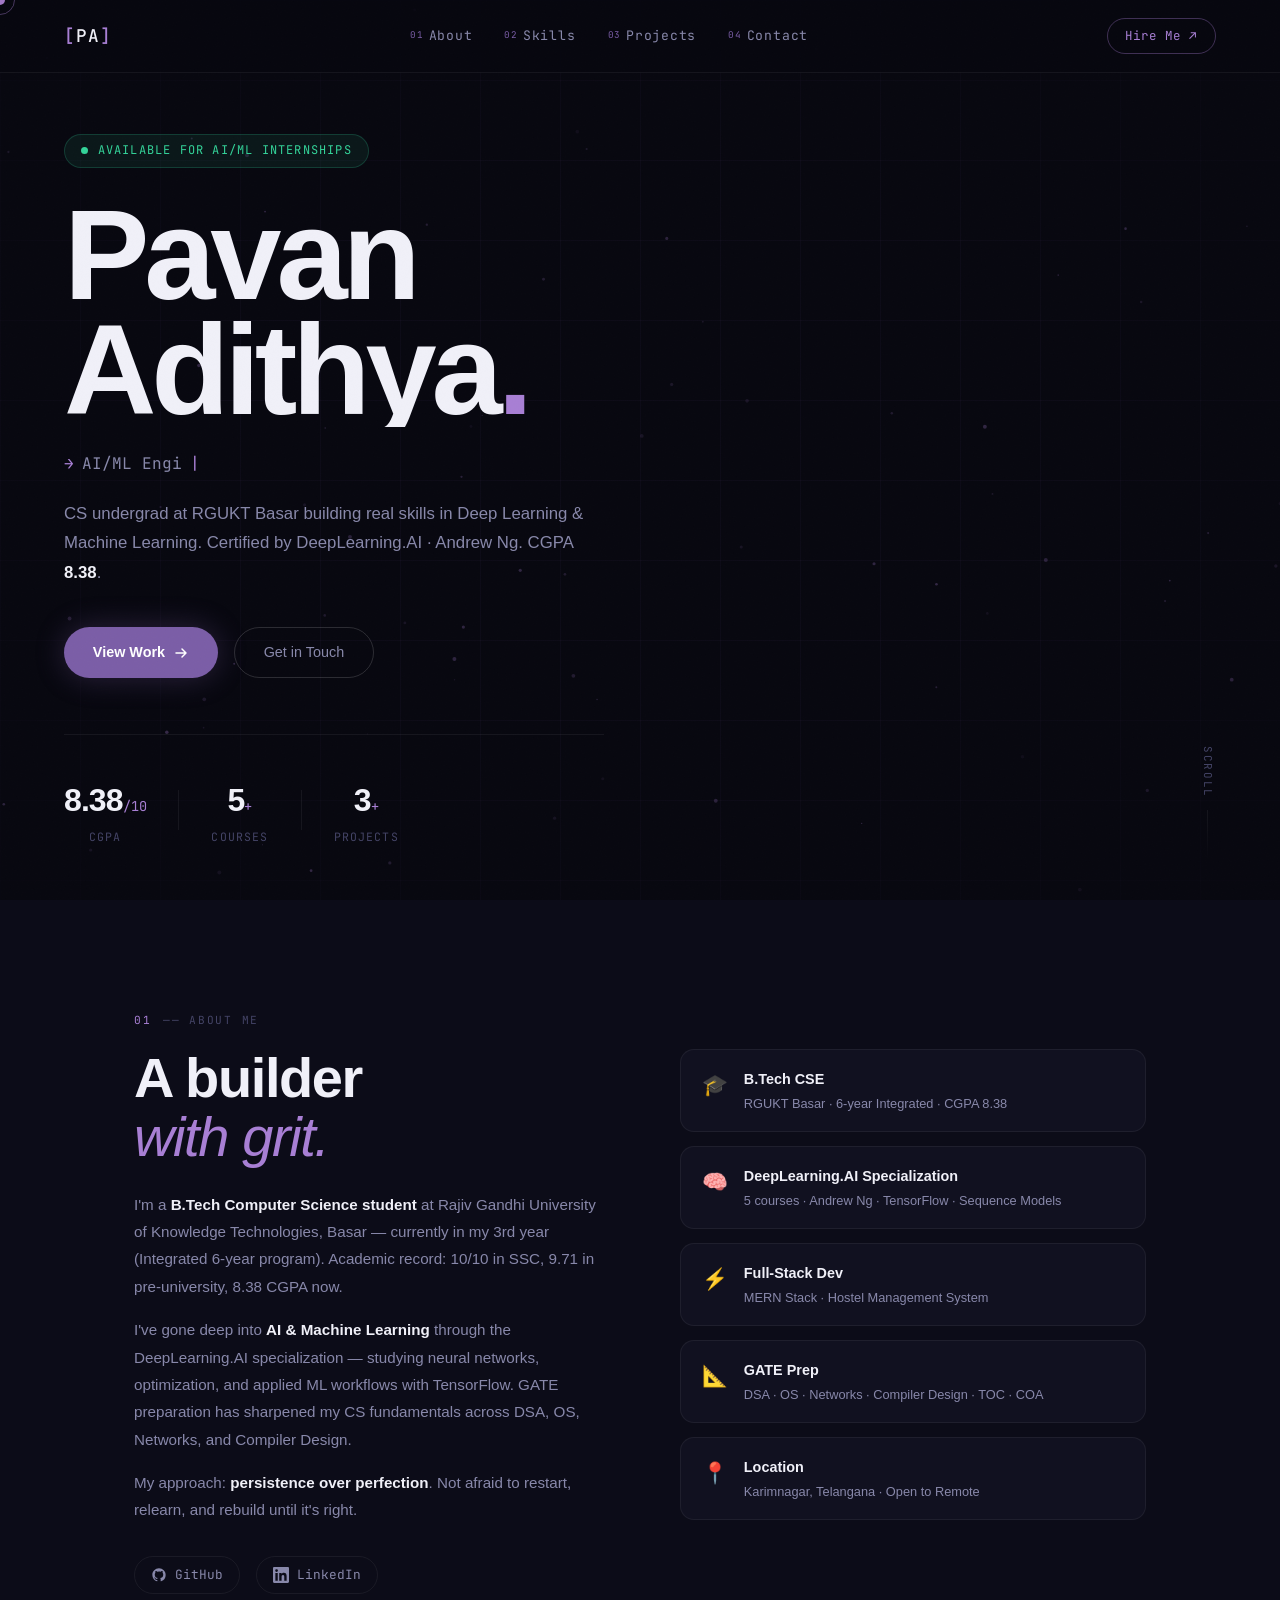
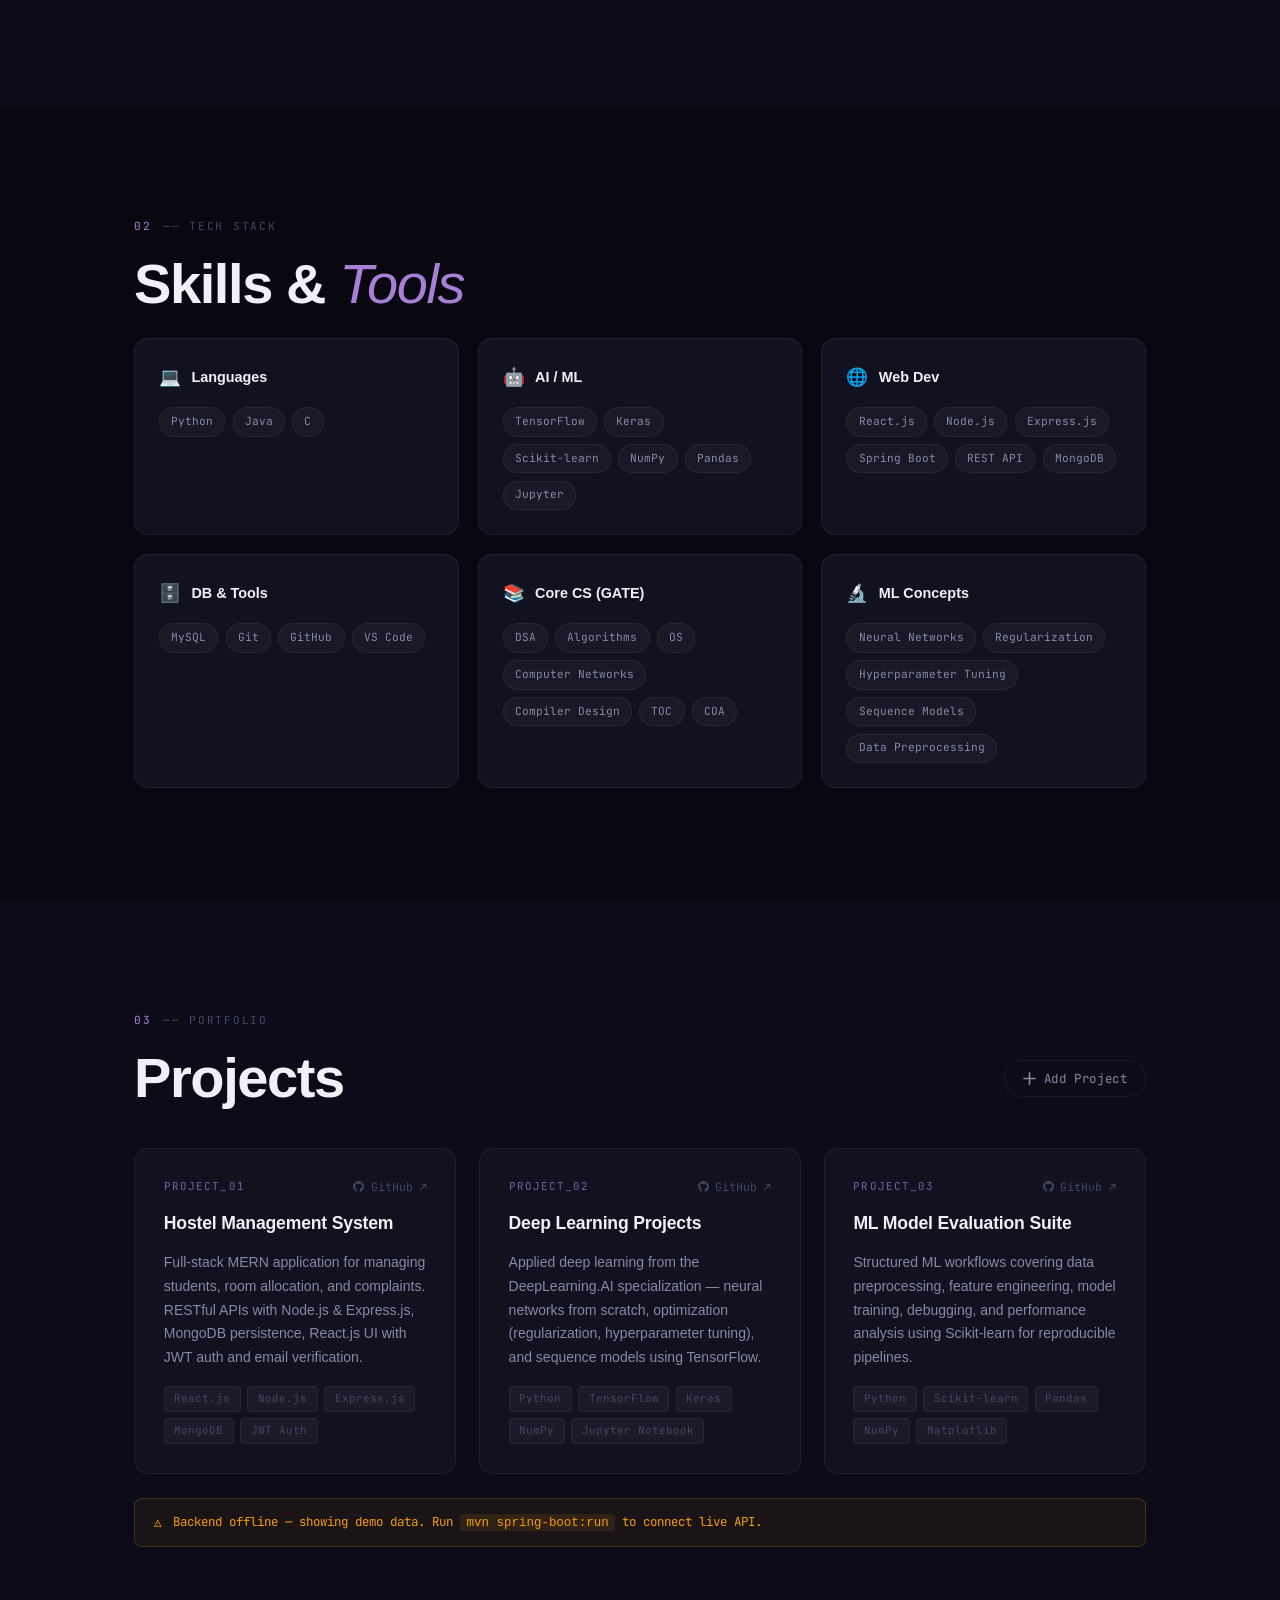
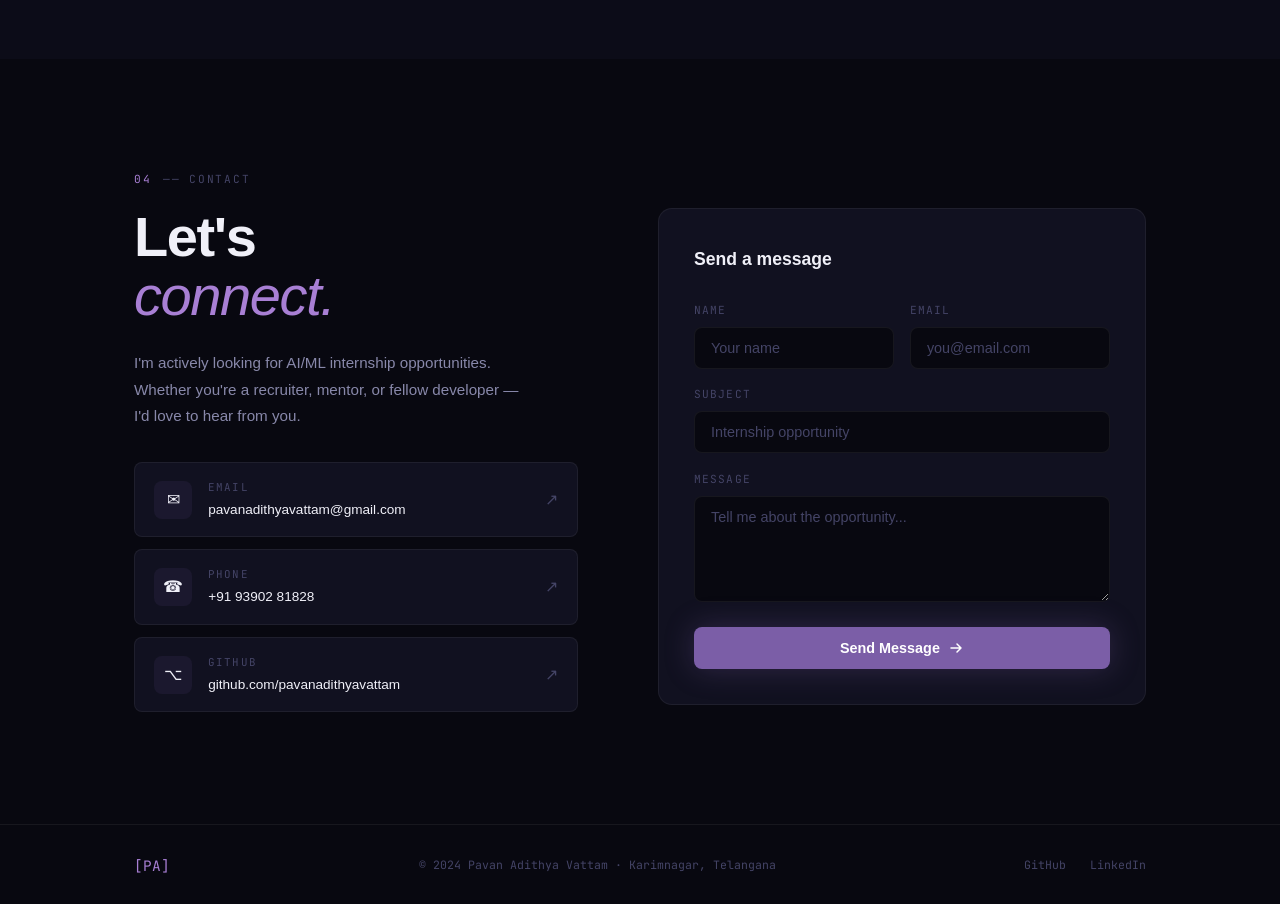
<file: Videos/portfolio/frontend/index.html>
<!DOCTYPE html>
<html lang="en">
<head>
  <meta charset="UTF-8" />
  <meta name="viewport" content="width=device-width, initial-scale=1.0"/>
  <title>Pavan Adithya Vattam — AI/ML Engineer</title>
  <link rel="preconnect" href="https://fonts.googleapis.com">
  <link href="https://fonts.googleapis.com/css2?family=Clash+Display:wght@400;500;600;700&family=Cabinet+Grotesk:wght@400;500;700;800&family=JetBrains+Mono:wght@300;400;500&display=swap" rel="stylesheet">
  <link rel="stylesheet" href="style.css">
</head>
<body>

  <div class="cursor" id="cursor"></div>
  <div class="cursor-trail" id="cursorTrail"></div>

  <nav id="navbar">
    <a href="#home" class="nav-logo">
      <span class="logo-bracket">[</span>PA<span class="logo-bracket">]</span>
    </a>
    <ul class="nav-links">
      <li><a href="#about" data-num="01">About</a></li>
      <li><a href="#skills" data-num="02">Skills</a></li>
      <li><a href="#projects" data-num="03">Projects</a></li>
      <li><a href="#contact" data-num="04">Contact</a></li>
    </ul>
    <a href="mailto:pavanadithyavattam@gmail.com" class="nav-hire">Hire Me ↗</a>
    <button class="hamburger" id="hamburger">
      <span></span><span></span><span></span>
    </button>
  </nav>

  <div class="mobile-menu" id="mobileMenu">
    <a href="#about" onclick="closeMobile()">About</a>
    <a href="#skills" onclick="closeMobile()">Skills</a>
    <a href="#projects" onclick="closeMobile()">Projects</a>
    <a href="#contact" onclick="closeMobile()">Contact</a>
  </div>

  <section id="home" class="hero">
    <div class="hero-bg">
      <canvas id="particleCanvas"></canvas>
      <div class="hero-grid-overlay"></div>
    </div>
    <div class="hero-inner">
      <div class="hero-status">
        <span class="status-dot"></span>
        <span>Available for AI/ML Internships</span>
      </div>
      <h1 class="hero-heading">
        <span class="line-wrap"><span class="line line-1">Pavan</span></span>
        <span class="line-wrap"><span class="line line-2">Adithya<em class="accent-word">.</em></span></span>
      </h1>
      <div class="hero-tagline">
        <span class="tag-prefix">→</span>
        <span class="typed-text" id="typedText"></span>
        <span class="typed-cursor">|</span>
      </div>
      <p class="hero-bio">
        CS undergrad at RGUKT Basar building real skills in Deep Learning &amp; Machine Learning.
        Certified by DeepLearning.AI · Andrew Ng. CGPA <strong>8.38</strong>.
      </p>
      <div class="hero-ctas">
        <a href="#projects" class="cta-primary">
          <span>View Work</span>
          <svg width="16" height="16" viewBox="0 0 16 16" fill="none"><path d="M3 8h10M9 4l4 4-4 4" stroke="currentColor" stroke-width="1.5" stroke-linecap="round" stroke-linejoin="round"/></svg>
        </a>
        <a href="#contact" class="cta-ghost">Get in Touch</a>
      </div>
      <div class="hero-counters">
        <div class="counter-item">
          <span class="counter-num" data-target="838">0</span><span class="counter-suffix">/10</span>
          <span class="counter-label">CGPA</span>
        </div>
        <div class="counter-divider"></div>
        <div class="counter-item">
          <span class="counter-num" data-target="5">0</span><span class="counter-suffix">+</span>
          <span class="counter-label">Courses</span>
        </div>
        <div class="counter-divider"></div>
        <div class="counter-item">
          <span class="counter-num" data-target="3">0</span><span class="counter-suffix">+</span>
          <span class="counter-label">Projects</span>
        </div>
      </div>
    </div>
    <div class="hero-scroll-hint">
      <span>Scroll</span>
      <div class="scroll-line"></div>
    </div>
  </section>

  <section id="about" class="about section-pad">
    <div class="container">
      <div class="section-label">
        <span class="label-num">01</span>
        <span class="label-text">About Me</span>
      </div>
      <div class="about-layout">
        <div class="about-left">
          <h2 class="section-heading">A builder <br><em>with grit.</em></h2>
          <div class="about-body">
            <p>I'm a <strong>B.Tech Computer Science student</strong> at Rajiv Gandhi University of Knowledge Technologies, Basar — currently in my 3rd year (Integrated 6-year program). Academic record: 10/10 in SSC, 9.71 in pre-university, 8.38 CGPA now.</p>
            <p>I've gone deep into <strong>AI &amp; Machine Learning</strong> through the DeepLearning.AI specialization — studying neural networks, optimization, and applied ML workflows with TensorFlow. GATE preparation has sharpened my CS fundamentals across DSA, OS, Networks, and Compiler Design.</p>
            <p>My approach: <strong>persistence over perfection</strong>. Not afraid to restart, relearn, and rebuild until it's right.</p>
          </div>
          <div class="about-links">
            <a href="https://github.com/pavanadithyavattam" target="_blank" class="about-link">
              <svg width="16" height="16" viewBox="0 0 24 24" fill="currentColor"><path d="M12 2C6.477 2 2 6.484 2 12.017c0 4.425 2.865 8.18 6.839 9.504.5.092.682-.217.682-.483 0-.237-.008-.868-.013-1.703-2.782.605-3.369-1.343-3.369-1.343-.454-1.158-1.11-1.466-1.11-1.466-.908-.62.069-.608.069-.608 1.003.07 1.531 1.032 1.531 1.032.892 1.53 2.341 1.088 2.91.832.092-.647.35-1.088.636-1.338-2.22-.253-4.555-1.113-4.555-4.951 0-1.093.39-1.988 1.029-2.688-.103-.253-.446-1.272.098-2.65 0 0 .84-.27 2.75 1.026A9.564 9.564 0 0112 6.844c.85.004 1.705.115 2.504.337 1.909-1.296 2.747-1.027 2.747-1.027.546 1.379.202 2.398.1 2.651.64.7 1.028 1.595 1.028 2.688 0 3.848-2.339 4.695-4.566 4.943.359.309.678.92.678 1.855 0 1.338-.012 2.419-.012 2.747 0 .268.18.58.688.482A10.019 10.019 0 0022 12.017C22 6.484 17.522 2 12 2z"/></svg>
              GitHub
            </a>
            <a href="https://linkedin.com/in/pavanadithyavattam" target="_blank" class="about-link">
              <svg width="16" height="16" viewBox="0 0 24 24" fill="currentColor"><path d="M20.447 20.452h-3.554v-5.569c0-1.328-.027-3.037-1.852-3.037-1.853 0-2.136 1.445-2.136 2.939v5.667H9.351V9h3.414v1.561h.046c.477-.9 1.637-1.85 3.37-1.85 3.601 0 4.267 2.37 4.267 5.455v6.286zM5.337 7.433a2.062 2.062 0 01-2.063-2.065 2.064 2.064 0 112.063 2.065zm1.782 13.019H3.555V9h3.564v11.452zM22.225 0H1.771C.792 0 0 .774 0 1.729v20.542C0 23.227.792 24 1.771 24h20.451C23.2 24 24 23.227 24 22.271V1.729C24 .774 23.2 0 22.222 0h.003z"/></svg>
              LinkedIn
            </a>
          </div>
        </div>
        <div class="about-right">
          <div class="about-card-stack">
            <div class="info-card" data-delay="0"><div class="info-card-icon">🎓</div><div><h4>B.Tech CSE</h4><p>RGUKT Basar · 6-year Integrated · CGPA 8.38</p></div></div>
            <div class="info-card" data-delay="1"><div class="info-card-icon">🧠</div><div><h4>DeepLearning.AI Specialization</h4><p>5 courses · Andrew Ng · TensorFlow · Sequence Models</p></div></div>
            <div class="info-card" data-delay="2"><div class="info-card-icon">⚡</div><div><h4>Full-Stack Dev</h4><p>MERN Stack · Hostel Management System</p></div></div>
            <div class="info-card" data-delay="3"><div class="info-card-icon">📐</div><div><h4>GATE Prep</h4><p>DSA · OS · Networks · Compiler Design · TOC · COA</p></div></div>
            <div class="info-card" data-delay="4"><div class="info-card-icon">📍</div><div><h4>Location</h4><p>Karimnagar, Telangana · Open to Remote</p></div></div>
          </div>
        </div>
      </div>
    </div>
  </section>

  <section id="skills" class="skills-section section-pad">
    <div class="container">
      <div class="section-label">
        <span class="label-num">02</span>
        <span class="label-text">Tech Stack</span>
      </div>
      <h2 class="section-heading">Skills &amp; <em>Tools</em></h2>
      <div class="skills-grid">
        <div class="skill-block" data-color="violet">
          <div class="skill-block-head"><span class="skill-block-icon">💻</span><h3>Languages</h3></div>
          <div class="skill-tags"><span class="tag">Python</span><span class="tag">Java</span><span class="tag">C</span></div>
        </div>
        <div class="skill-block" data-color="rose">
          <div class="skill-block-head"><span class="skill-block-icon">🤖</span><h3>AI / ML</h3></div>
          <div class="skill-tags"><span class="tag">TensorFlow</span><span class="tag">Keras</span><span class="tag">Scikit-learn</span><span class="tag">NumPy</span><span class="tag">Pandas</span><span class="tag">Jupyter</span></div>
        </div>
        <div class="skill-block" data-color="cyan">
          <div class="skill-block-head"><span class="skill-block-icon">🌐</span><h3>Web Dev</h3></div>
          <div class="skill-tags"><span class="tag">React.js</span><span class="tag">Node.js</span><span class="tag">Express.js</span><span class="tag">Spring Boot</span><span class="tag">REST API</span><span class="tag">MongoDB</span></div>
        </div>
        <div class="skill-block" data-color="amber">
          <div class="skill-block-head"><span class="skill-block-icon">🗄️</span><h3>DB &amp; Tools</h3></div>
          <div class="skill-tags"><span class="tag">MySQL</span><span class="tag">Git</span><span class="tag">GitHub</span><span class="tag">VS Code</span></div>
        </div>
        <div class="skill-block" data-color="emerald">
          <div class="skill-block-head"><span class="skill-block-icon">📚</span><h3>Core CS (GATE)</h3></div>
          <div class="skill-tags"><span class="tag">DSA</span><span class="tag">Algorithms</span><span class="tag">OS</span><span class="tag">Computer Networks</span><span class="tag">Compiler Design</span><span class="tag">TOC</span><span class="tag">COA</span></div>
        </div>
        <div class="skill-block" data-color="violet">
          <div class="skill-block-head"><span class="skill-block-icon">🔬</span><h3>ML Concepts</h3></div>
          <div class="skill-tags"><span class="tag">Neural Networks</span><span class="tag">Regularization</span><span class="tag">Hyperparameter Tuning</span><span class="tag">Sequence Models</span><span class="tag">Data Preprocessing</span></div>
        </div>
      </div>
    </div>
  </section>

  <section id="projects" class="projects-section section-pad">
    <div class="container">
      <div class="section-label">
        <span class="label-num">03</span>
        <span class="label-text">Portfolio</span>
      </div>
      <div class="projects-header">
        <h2 class="section-heading">Projects</h2>
        <button class="btn-add-project" id="btnAddProject">
          <svg width="13" height="13" viewBox="0 0 14 14" fill="none"><path d="M7 1v12M1 7h12" stroke="currentColor" stroke-width="1.8" stroke-linecap="round"/></svg>
          Add Project
        </button>
      </div>
      <div class="projects-grid" id="projectList">
        <div class="projects-skeleton">
          <div class="skeleton-card"><div class="sk-line sk-title"></div><div class="sk-line sk-body"></div><div class="sk-line sk-body short"></div><div class="sk-tags"><span class="sk-tag"></span><span class="sk-tag"></span></div></div>
          <div class="skeleton-card"><div class="sk-line sk-title"></div><div class="sk-line sk-body"></div><div class="sk-line sk-body short"></div><div class="sk-tags"><span class="sk-tag"></span><span class="sk-tag"></span></div></div>
          <div class="skeleton-card"><div class="sk-line sk-title"></div><div class="sk-line sk-body"></div><div class="sk-line sk-body short"></div><div class="sk-tags"><span class="sk-tag"></span><span class="sk-tag"></span></div></div>
        </div>
      </div>
      <div class="api-note" id="apiNote" style="display:none">
        <span>⚠</span>
        <span>Backend offline — showing demo data. Run <code>mvn spring-boot:run</code> to connect live API.</span>
      </div>
    </div>
  </section>

  <section id="contact" class="contact-section section-pad">
    <div class="container">
      <div class="section-label">
        <span class="label-num">04</span>
        <span class="label-text">Contact</span>
      </div>
      <div class="contact-layout">
        <div class="contact-left">
          <h2 class="section-heading">Let's<br><em>connect.</em></h2>
          <p class="contact-sub">I'm actively looking for AI/ML internship opportunities. Whether you're a recruiter, mentor, or fellow developer — I'd love to hear from you.</p>
          <div class="contact-cards">
            <a href="mailto:pavanadithyavattam@gmail.com" class="contact-card">
              <div class="contact-card-icon">✉</div>
              <div><div class="contact-card-label">Email</div><div class="contact-card-val">pavanadithyavattam@gmail.com</div></div>
              <span class="contact-card-arrow">↗</span>
            </a>
            <a href="tel:+919390281828" class="contact-card">
              <div class="contact-card-icon">☎</div>
              <div><div class="contact-card-label">Phone</div><div class="contact-card-val">+91 93902 81828</div></div>
              <span class="contact-card-arrow">↗</span>
            </a>
            <a href="https://github.com/pavanadithyavattam" target="_blank" class="contact-card">
              <div class="contact-card-icon">⌥</div>
              <div><div class="contact-card-label">GitHub</div><div class="contact-card-val">github.com/pavanadithyavattam</div></div>
              <span class="contact-card-arrow">↗</span>
            </a>
          </div>
        </div>
        <div class="contact-right">
          <form class="contact-form" id="contactForm" onsubmit="handleContact(event)">
            <h3 class="form-title">Send a message</h3>
            <div class="form-row">
              <div class="form-field"><label>Name</label><input type="text" name="name" placeholder="Your name" required /></div>
              <div class="form-field"><label>Email</label><input type="email" name="email" placeholder="you@email.com" required /></div>
            </div>
            <div class="form-field"><label>Subject</label><input type="text" name="subject" placeholder="Internship opportunity" /></div>
            <div class="form-field"><label>Message</label><textarea name="message" rows="5" placeholder="Tell me about the opportunity..." required></textarea></div>
            <button type="submit" class="cta-primary form-submit"><span>Send Message</span><svg width="16" height="16" viewBox="0 0 16 16" fill="none"><path d="M3 8h10M9 4l4 4-4 4" stroke="currentColor" stroke-width="1.5" stroke-linecap="round" stroke-linejoin="round"/></svg></button>
          </form>
        </div>
      </div>
    </div>
  </section>

  <footer class="footer">
    <div class="container footer-inner">
      <span class="footer-logo">[PA]</span>
      <span class="footer-copy">© 2024 Pavan Adithya Vattam · Karimnagar, Telangana</span>
      <div class="footer-links">
        <a href="https://github.com/pavanadithyavattam" target="_blank">GitHub</a>
        <a href="https://linkedin.com/in/pavanadithyavattam" target="_blank">LinkedIn</a>
      </div>
    </div>
  </footer>

  <div class="modal-backdrop" id="modalBackdrop">
    <div class="modal">
      <div class="modal-header">
        <h3>Add New Project</h3>
        <button class="modal-close" id="modalClose">✕</button>
      </div>
      <div class="modal-body">
        <div class="form-field"><label>Title <span class="req">*</span></label><input type="text" id="mTitle" placeholder="My Awesome Project" /></div>
        <div class="form-field"><label>Description <span class="req">*</span></label><textarea id="mDesc" rows="3" placeholder="What does this project do?"></textarea></div>
        <div class="form-field"><label>Tech Stack <span class="req">*</span></label><input type="text" id="mTech" placeholder="React, Node.js, MongoDB" /></div>
        <div class="form-field"><label>GitHub URL</label><input type="url" id="mGithub" placeholder="https://github.com/..." /></div>
      </div>
      <div class="modal-footer">
        <button class="cta-ghost" id="btnModalCancel">Cancel</button>
        <button class="cta-primary" id="btnModalSubmit"><span id="submitLabel">Add Project</span></button>
      </div>
    </div>
  </div>

  <div class="toast" id="toast"></div>
  <script src="script.js"></script>
</body>
</html>
</file>
<file: Videos/portfolio/frontend/style.css>
:root {
  --bg: #080810;
  --bg-alt: #0c0c18;
  --surface: #111120;
  --surface-2: #16162a;
  --border: rgba(255,255,255,0.06);
  --border-hover: rgba(255,255,255,0.15);
  --violet: #7b5ea7;
  --violet-light: #a87fd4;
  --violet-glow: rgba(123,94,167,0.25);
  --rose: #e05c8a;
  --cyan: #2dd4bf;
  --amber: #f59e0b;
  --emerald: #34d399;
  --text: #f0f0f8;
  --text-2: #8888aa;
  --text-3: #444466;
  --ff-display: 'Clash Display', 'Cabinet Grotesk', sans-serif;
  --ff-body: 'Cabinet Grotesk', sans-serif;
  --ff-mono: 'JetBrains Mono', monospace;
  --radius: 14px;
  --radius-sm: 8px;
  --transition: 0.3s cubic-bezier(0.4,0,0.2,1);
  --shadow-glow: 0 0 60px rgba(123,94,167,0.15);
}

*,*::before,*::after { box-sizing: border-box; margin: 0; padding: 0; }
html { scroll-behavior: smooth; }
body {
  font-family: var(--ff-body);
  background: var(--bg);
  color: var(--text);
  line-height: 1.6;
  overflow-x: hidden;
  -webkit-font-smoothing: antialiased;
}
a { text-decoration: none; color: inherit; }
button { cursor: pointer; border: none; background: none; font-family: inherit; }
input, textarea { font-family: inherit; }
::selection { background: rgba(123,94,167,0.35); }
::-webkit-scrollbar { width: 3px; }
::-webkit-scrollbar-track { background: var(--bg); }
::-webkit-scrollbar-thumb { background: var(--violet); border-radius: 2px; }

/* CURSOR */
.cursor {
  width: 10px; height: 10px;
  background: var(--violet-light);
  border-radius: 50%;
  position: fixed;
  pointer-events: none;
  z-index: 9999;
  transform: translate(-50%,-50%);
  transition: transform 0.1s, opacity 0.2s;
  mix-blend-mode: difference;
}
.cursor-trail {
  width: 30px; height: 30px;
  border: 1px solid rgba(168,127,212,0.4);
  border-radius: 50%;
  position: fixed;
  pointer-events: none;
  z-index: 9998;
  transform: translate(-50%,-50%);
  transition: left 0.12s ease, top 0.12s ease;
}
@media(hover:none) { .cursor, .cursor-trail { display: none; } }

/* NOISE */
body::after {
  content: '';
  position: fixed; inset: 0;
  background: url("data:image/svg+xml,%3Csvg xmlns='http://www.w3.org/2000/svg' width='300' height='300'%3E%3Cfilter id='n'%3E%3CfeTurbulence type='fractalNoise' baseFrequency='0.75' numOctaves='4' stitchTiles='stitch'/%3E%3C/filter%3E%3Crect width='100%25' height='100%25' filter='url(%23n)' opacity='0.025'/%3E%3C/svg%3E");
  pointer-events: none;
  z-index: 9000;
  opacity: 0.45;
}

/* NAVBAR */
#navbar {
  position: fixed; top: 0; left: 0; right: 0;
  z-index: 500;
  display: flex; align-items: center; justify-content: space-between;
  padding: 1.1rem 5%;
  background: rgba(8,8,16,0.7);
  backdrop-filter: blur(24px);
  border-bottom: 1px solid var(--border);
  transition: padding var(--transition), background var(--transition);
}
#navbar.scrolled { padding: 0.7rem 5%; background: rgba(8,8,16,0.92); }

.nav-logo {
  font-family: var(--ff-mono);
  font-size: 1.1rem; font-weight: 500;
  letter-spacing: 0.05em;
  transition: color var(--transition);
}
.nav-logo:hover { color: var(--violet-light); }
.logo-bracket { color: var(--violet-light); }

.nav-links { display: flex; list-style: none; }
.nav-links li a {
  display: flex; align-items: center; gap: 0.3rem;
  padding: 0.4rem 1rem;
  font-size: 0.82rem;
  font-family: var(--ff-mono);
  color: var(--text-2);
  letter-spacing: 0.06em;
  position: relative;
  transition: color var(--transition);
}
.nav-links li a::before {
  content: attr(data-num);
  font-size: 0.58rem;
  color: var(--violet);
  vertical-align: super;
}
.nav-links li a::after {
  content: '';
  position: absolute; bottom: 0; left: 1rem; right: 1rem;
  height: 1px; background: var(--violet-light);
  transform: scaleX(0); transition: transform 0.3s;
}
.nav-links li a:hover { color: var(--text); }
.nav-links li a:hover::after { transform: scaleX(1); }

.nav-hire {
  font-family: var(--ff-mono);
  font-size: 0.78rem;
  letter-spacing: 0.08em;
  color: var(--violet-light);
  border: 1px solid rgba(168,127,212,0.35);
  padding: 0.45rem 1.1rem;
  border-radius: 100px;
  transition: all var(--transition);
}
.nav-hire:hover { background: var(--violet); color: #fff; border-color: var(--violet); }

.hamburger { display: none; flex-direction: column; gap: 4px; padding: 4px; }
.hamburger span { display: block; width: 22px; height: 2px; background: var(--text-2); border-radius: 2px; transition: all 0.3s; }
.hamburger.open span:nth-child(1) { transform: translateY(6px) rotate(45deg); }
.hamburger.open span:nth-child(2) { opacity: 0; }
.hamburger.open span:nth-child(3) { transform: translateY(-6px) rotate(-45deg); }

.mobile-menu {
  position: fixed; inset: 0;
  background: rgba(8,8,16,0.97);
  z-index: 400;
  display: flex; flex-direction: column; align-items: center; justify-content: center;
  gap: 2rem;
  transform: translateX(100%);
  transition: transform 0.35s cubic-bezier(0.4,0,0.2,1);
}
.mobile-menu.open { transform: translateX(0); }
.mobile-menu a { font-family: var(--ff-display); font-size: 2rem; font-weight: 600; color: var(--text-2); transition: color 0.2s; }
.mobile-menu a:hover { color: var(--violet-light); }

/* UTILS */
.container { max-width: 1140px; margin: 0 auto; padding: 0 5%; }
.section-pad { padding: 7rem 0; }

.section-label { display: flex; align-items: center; gap: 0.75rem; margin-bottom: 1.2rem; }
.label-num { font-family: var(--ff-mono); font-size: 0.7rem; color: var(--violet-light); letter-spacing: 0.15em; }
.label-text { font-family: var(--ff-mono); font-size: 0.7rem; color: var(--text-3); text-transform: uppercase; letter-spacing: 0.15em; }
.label-text::before { content: '——  '; }

.section-heading {
  font-family: var(--ff-display);
  font-size: clamp(2.4rem, 4.5vw, 3.5rem);
  font-weight: 700;
  line-height: 1.05;
  letter-spacing: -0.025em;
  margin-bottom: 1.5rem;
}
.section-heading em { font-style: italic; color: var(--violet-light); font-weight: 400; }

/* BUTTONS */
.cta-primary {
  display: inline-flex; align-items: center; gap: 0.5rem;
  background: var(--violet); color: #fff;
  padding: 0.8rem 1.8rem;
  border-radius: 100px;
  font-weight: 600; font-size: 0.9rem;
  transition: all var(--transition);
  box-shadow: 0 0 30px rgba(123,94,167,0.3);
  border: none; cursor: pointer;
}
.cta-primary:hover { background: var(--violet-light); transform: translateY(-2px); box-shadow: 0 0 50px rgba(123,94,167,0.5); }

.cta-ghost {
  display: inline-flex; align-items: center; gap: 0.5rem;
  background: transparent; color: var(--text-2);
  padding: 0.8rem 1.8rem;
  border-radius: 100px;
  font-weight: 500; font-size: 0.9rem;
  border: 1px solid var(--border-hover);
  transition: all var(--transition); cursor: pointer;
}
.cta-ghost:hover { color: var(--text); border-color: rgba(255,255,255,0.25); background: rgba(255,255,255,0.04); }

/* HERO */
.hero {
  min-height: 100vh;
  display: flex; align-items: center;
  padding: 0 5%; padding-top: 80px;
  position: relative; overflow: hidden;
}
#particleCanvas { position: absolute; inset: 0; width: 100%; height: 100%; opacity: 0.5; }
.hero-grid-overlay {
  position: absolute; inset: 0;
  background-image:
    linear-gradient(rgba(123,94,167,0.05) 1px, transparent 1px),
    linear-gradient(90deg, rgba(123,94,167,0.05) 1px, transparent 1px);
  background-size: 80px 80px;
  mask-image: radial-gradient(ellipse 80% 80% at 50% 50%, black 40%, transparent 100%);
}
.hero-inner { position: relative; z-index: 2; max-width: 800px; }

.hero-status {
  display: inline-flex; align-items: center; gap: 0.6rem;
  font-family: var(--ff-mono); font-size: 0.75rem;
  color: var(--emerald); letter-spacing: 0.1em; text-transform: uppercase;
  margin-bottom: 1.8rem;
  padding: 0.4rem 1rem;
  background: rgba(52,211,153,0.08);
  border: 1px solid rgba(52,211,153,0.2);
  border-radius: 100px;
}
.status-dot {
  width: 7px; height: 7px;
  background: var(--emerald); border-radius: 50%;
  animation: statusPulse 2s ease-in-out infinite;
}
@keyframes statusPulse {
  0%,100% { box-shadow: 0 0 0 0 rgba(52,211,153,0.4); }
  50% { box-shadow: 0 0 0 5px rgba(52,211,153,0); }
}

.hero-heading {
  font-family: var(--ff-display);
  font-size: clamp(4rem, 10vw, 8rem);
  font-weight: 700;
  line-height: 0.9;
  letter-spacing: -0.04em;
  margin-bottom: 1.5rem;
}
.line-wrap { overflow: hidden; display: block; }
.line { display: inline-block; animation: slideUp 0.9s cubic-bezier(0.22,1,0.36,1) both; }
.line-1 { animation-delay: 0.1s; }
.line-2 { animation-delay: 0.25s; }
@keyframes slideUp {
  from { transform: translateY(110%); opacity: 0; }
  to { transform: translateY(0); opacity: 1; }
}
.accent-word { color: var(--violet-light); font-style: normal; }

.hero-tagline {
  font-family: var(--ff-mono); font-size: 1rem;
  color: var(--text-2); margin-bottom: 1.4rem;
  display: flex; align-items: center; gap: 0.5rem;
  animation: fadeUp 0.8s 0.4s both;
}
.tag-prefix { color: var(--violet-light); }
.typed-cursor { display: inline-block; color: var(--violet-light); animation: blink 1s step-end infinite; }
@keyframes blink { 0%,100% { opacity:1; } 50% { opacity:0; } }

.hero-bio {
  font-size: 1.05rem; color: var(--text-2);
  max-width: 540px; line-height: 1.75;
  margin-bottom: 2.5rem;
  animation: fadeUp 0.8s 0.5s both;
}
.hero-bio strong { color: var(--text); }

.hero-ctas { display: flex; gap: 1rem; flex-wrap: wrap; margin-bottom: 3.5rem; animation: fadeUp 0.8s 0.6s both; }

.hero-counters {
  display: flex; align-items: center;
  padding-top: 2.5rem; border-top: 1px solid var(--border);
  animation: fadeUp 0.8s 0.7s both;
}
.counter-item { padding: 0 2rem; text-align: center; }
.counter-item:first-child { padding-left: 0; }
.counter-num { font-family: var(--ff-display); font-size: 2rem; font-weight: 700; letter-spacing: -0.03em; }
.counter-suffix { font-family: var(--ff-mono); font-size: 0.85rem; color: var(--violet-light); }
.counter-label { display: block; font-size: 0.72rem; font-family: var(--ff-mono); color: var(--text-3); text-transform: uppercase; letter-spacing: 0.1em; margin-top: 0.1rem; }
.counter-divider { width: 1px; height: 40px; background: var(--border); }

@keyframes fadeUp { from { opacity:0; transform:translateY(16px); } to { opacity:1; transform:translateY(0); } }

.hero-scroll-hint {
  position: absolute; bottom: 2.5rem; right: 5%;
  display: flex; align-items: center; gap: 0.75rem;
  font-family: var(--ff-mono); font-size: 0.68rem;
  color: var(--text-3); letter-spacing: 0.15em; text-transform: uppercase;
  writing-mode: vertical-rl;
  animation: fadeUp 1s 1s both;
}
.scroll-line {
  width: 1px; height: 50px;
  background: linear-gradient(var(--border), transparent);
  animation: scrollDrop 2s 1.5s infinite;
}
@keyframes scrollDrop {
  0% { transform: scaleY(0); transform-origin: top; }
  50% { transform: scaleY(1); transform-origin: top; }
  51% { transform: scaleY(1); transform-origin: bottom; }
  100% { transform: scaleY(0); transform-origin: bottom; }
}

/* ABOUT */
.about { background: var(--bg-alt); }
.about-layout { display: grid; grid-template-columns: 1fr 1fr; gap: 5rem; align-items: start; }
.about-body { display: flex; flex-direction: column; gap: 1rem; }
.about-body p { font-size: 0.95rem; color: var(--text-2); line-height: 1.8; }
.about-body strong { color: var(--text); }
.about-links { display: flex; gap: 1rem; margin-top: 2rem; }
.about-link {
  display: inline-flex; align-items: center; gap: 0.5rem;
  font-family: var(--ff-mono); font-size: 0.8rem;
  color: var(--text-2);
  border: 1px solid var(--border);
  padding: 0.5rem 1rem; border-radius: 100px;
  transition: all var(--transition);
}
.about-link:hover { color: var(--violet-light); border-color: rgba(168,127,212,0.4); }

.about-card-stack { display: flex; flex-direction: column; gap: 0.9rem; }
.info-card {
  display: flex; align-items: flex-start; gap: 1rem;
  padding: 1.1rem 1.3rem;
  background: var(--surface);
  border: 1px solid var(--border);
  border-radius: var(--radius);
  transition: all var(--transition);
  opacity: 0; transform: translateX(20px);
}
.info-card.visible { opacity: 1; transform: translateX(0); transition: opacity 0.5s ease, transform 0.5s ease; }
.info-card:hover { border-color: rgba(168,127,212,0.25); transform: translateX(4px); }
.info-card-icon { font-size: 1.3rem; flex-shrink: 0; }
.info-card h4 { font-family: var(--ff-display); font-size: 0.9rem; font-weight: 600; margin-bottom: 0.2rem; }
.info-card p { font-size: 0.8rem; color: var(--text-2); line-height: 1.5; }

/* SKILLS */
.skills-grid { display: grid; grid-template-columns: repeat(3,1fr); gap: 1.2rem; }
.skill-block {
  background: var(--surface);
  border: 1px solid var(--border);
  border-radius: var(--radius);
  padding: 1.5rem;
  transition: all var(--transition);
  opacity: 0; transform: translateY(16px);
}
.skill-block.visible { opacity: 1; transform: translateY(0); transition: opacity 0.5s ease, transform 0.5s ease; }
.skill-block:hover { border-color: var(--hover-accent, rgba(168,127,212,0.3)); box-shadow: var(--shadow-glow); transform: translateY(-3px); }
.skill-block[data-color="violet"] { --hover-accent: rgba(168,127,212,0.3); }
.skill-block[data-color="rose"]   { --hover-accent: rgba(224,92,138,0.3); }
.skill-block[data-color="cyan"]   { --hover-accent: rgba(45,212,191,0.3); }
.skill-block[data-color="amber"]  { --hover-accent: rgba(245,158,11,0.3); }
.skill-block[data-color="emerald"]{ --hover-accent: rgba(52,211,153,0.3); }

.skill-block-head { display: flex; align-items: center; gap: 0.65rem; margin-bottom: 1rem; }
.skill-block-icon { font-size: 1.1rem; }
.skill-block h3 { font-family: var(--ff-display); font-size: 0.9rem; font-weight: 600; }
.skill-tags { display: flex; flex-wrap: wrap; gap: 0.45rem; }
.tag {
  font-family: var(--ff-mono); font-size: 0.7rem;
  padding: 0.3rem 0.7rem; border-radius: 100px;
  border: 1px solid var(--border); color: var(--text-2);
  background: rgba(255,255,255,0.03);
  transition: all var(--transition); cursor: default;
}
.tag:hover { color: var(--text); border-color: rgba(255,255,255,0.2); background: rgba(255,255,255,0.06); transform: translateY(-1px); }

/* PROJECTS */
.projects-section { background: var(--bg-alt); }
.projects-header { display: flex; justify-content: space-between; align-items: center; margin-bottom: 2.5rem; }
.projects-header .section-heading { margin-bottom: 0; }
.btn-add-project {
  display: inline-flex; align-items: center; gap: 0.5rem;
  font-family: var(--ff-mono); font-size: 0.78rem;
  color: var(--text-2);
  border: 1px solid var(--border);
  padding: 0.55rem 1.1rem; border-radius: 100px;
  transition: all var(--transition); letter-spacing: 0.05em;
}
.btn-add-project:hover { color: var(--violet-light); border-color: rgba(168,127,212,0.4); background: rgba(123,94,167,0.06); }

.projects-grid { display: grid; grid-template-columns: repeat(auto-fill, minmax(320px,1fr)); gap: 1.4rem; }
.projects-skeleton { display: contents; }
.skeleton-card { background: var(--surface); border: 1px solid var(--border); border-radius: var(--radius); padding: 1.8rem; }
.sk-line { border-radius: 4px; background: linear-gradient(90deg,var(--surface-2) 25%,rgba(255,255,255,0.04) 50%,var(--surface-2) 75%); background-size: 200% 100%; animation: shimmer 1.5s infinite; }
.sk-title { height: 20px; width: 65%; margin-bottom: 1rem; }
.sk-body { height: 12px; width: 100%; margin-bottom: 0.6rem; }
.sk-body.short { width: 75%; margin-bottom: 1rem; }
.sk-tags { display: flex; gap: 0.5rem; }
.sk-tag { height: 22px; width: 60px; border-radius: 100px; background: var(--surface-2); animation: shimmer 1.5s infinite; }
@keyframes shimmer { 0% { background-position: 200% 0; } 100% { background-position: -200% 0; } }

.project-card {
  background: var(--surface);
  border: 1px solid var(--border);
  border-radius: var(--radius);
  padding: 1.8rem;
  display: flex; flex-direction: column; gap: 1rem;
  transition: all 0.35s cubic-bezier(0.4,0,0.2,1);
  position: relative; overflow: hidden;
  opacity: 0; transform: translateY(20px);
}
.project-card.visible { opacity: 1; transform: translateY(0); }
.project-card::before {
  content: ''; position: absolute; top: 0; left: 0; right: 0; height: 2px;
  background: linear-gradient(90deg, var(--violet), var(--rose), var(--cyan));
  transform: scaleX(0); transform-origin: left; transition: transform 0.4s ease;
}
.project-card:hover { border-color: rgba(168,127,212,0.2); transform: translateY(-5px); box-shadow: 0 20px 60px rgba(0,0,0,0.35); }
.project-card:hover::before { transform: scaleX(1); }
.project-card-top { display: flex; justify-content: space-between; align-items: flex-start; }
.project-number { font-family: var(--ff-mono); font-size: 0.68rem; color: var(--violet); letter-spacing: 0.1em; }
.project-github-link { display: inline-flex; align-items: center; gap: 0.35rem; font-family: var(--ff-mono); font-size: 0.72rem; color: var(--text-3); transition: color var(--transition); }
.project-github-link:hover { color: var(--violet-light); }
.project-title { font-family: var(--ff-display); font-size: 1.1rem; font-weight: 600; letter-spacing: -0.01em; line-height: 1.3; }
.project-desc { font-size: 0.875rem; color: var(--text-2); line-height: 1.7; flex-grow: 1; }
.project-tech-list { display: flex; flex-wrap: wrap; gap: 0.4rem; }
.tech-chip { font-family: var(--ff-mono); font-size: 0.68rem; padding: 0.2rem 0.6rem; border-radius: 4px; background: rgba(255,255,255,0.04); color: var(--text-3); border: 1px solid var(--border); }

.api-note {
  display: flex; align-items: center; gap: 0.75rem;
  margin-top: 1.5rem; padding: 0.8rem 1.2rem;
  background: rgba(245,158,11,0.06);
  border: 1px solid rgba(245,158,11,0.2);
  border-radius: var(--radius-sm);
  font-family: var(--ff-mono); font-size: 0.78rem; color: var(--amber);
}
.api-note code { background: rgba(245,158,11,0.1); padding: 0.1rem 0.4rem; border-radius: 3px; }

/* CONTACT */
.contact-layout { display: grid; grid-template-columns: 1fr 1.1fr; gap: 5rem; align-items: start; }
.contact-sub { color: var(--text-2); font-size: 0.95rem; line-height: 1.75; margin-bottom: 2rem; max-width: 400px; }
.contact-cards { display: flex; flex-direction: column; gap: 0.75rem; }
.contact-card {
  display: flex; align-items: center; gap: 1rem;
  padding: 1rem 1.2rem;
  background: var(--surface); border: 1px solid var(--border);
  border-radius: var(--radius-sm);
  transition: all var(--transition);
}
.contact-card:hover { border-color: rgba(168,127,212,0.3); background: var(--surface-2); transform: translateX(4px); }
.contact-card-icon { width: 38px; height: 38px; display: flex; align-items: center; justify-content: center; background: rgba(123,94,167,0.1); border-radius: 8px; font-size: 1rem; flex-shrink: 0; }
.contact-card-label { font-family: var(--ff-mono); font-size: 0.68rem; color: var(--text-3); text-transform: uppercase; letter-spacing: 0.1em; margin-bottom: 0.15rem; }
.contact-card-val { font-size: 0.85rem; color: var(--text); font-weight: 500; }
.contact-card-arrow { margin-left: auto; color: var(--text-3); transition: transform var(--transition), color var(--transition); }
.contact-card:hover .contact-card-arrow { transform: translate(2px,-2px); color: var(--violet-light); }

.contact-form { background: var(--surface); border: 1px solid var(--border); border-radius: var(--radius); padding: 2.2rem; }
.form-title { font-family: var(--ff-display); font-size: 1.1rem; font-weight: 600; margin-bottom: 1.8rem; }
.form-row { display: grid; grid-template-columns: 1fr 1fr; gap: 1rem; }
.form-field { margin-bottom: 1.1rem; }
.form-field label { display: block; font-family: var(--ff-mono); font-size: 0.7rem; color: var(--text-3); text-transform: uppercase; letter-spacing: 0.1em; margin-bottom: 0.45rem; }
.req { color: var(--rose); }
.form-field input, .form-field textarea {
  width: 100%;
  background: var(--bg); border: 1px solid var(--border);
  border-radius: var(--radius-sm);
  padding: 0.75rem 1rem; color: var(--text); font-size: 0.9rem;
  outline: none; resize: vertical;
  transition: border-color var(--transition), box-shadow var(--transition);
}
.form-field input::placeholder, .form-field textarea::placeholder { color: var(--text-3); }
.form-field input:focus, .form-field textarea:focus { border-color: rgba(168,127,212,0.4); box-shadow: 0 0 0 3px rgba(123,94,167,0.1); }
.form-submit { width: 100%; justify-content: center; border-radius: var(--radius-sm); }

/* MODAL */
.modal-backdrop {
  position: fixed; inset: 0;
  background: rgba(0,0,0,0.75);
  backdrop-filter: blur(12px);
  z-index: 600;
  display: flex; align-items: center; justify-content: center;
  opacity: 0; pointer-events: none;
  transition: opacity 0.3s;
}
.modal-backdrop.open { opacity: 1; pointer-events: all; }
.modal {
  background: var(--surface-2); border: 1px solid rgba(168,127,212,0.2);
  border-radius: var(--radius); width: 100%; max-width: 500px; margin: 1rem;
  transform: scale(0.95) translateY(10px);
  transition: transform 0.3s cubic-bezier(0.34,1.56,0.64,1);
  box-shadow: 0 40px 100px rgba(0,0,0,0.5);
}
.modal-backdrop.open .modal { transform: scale(1) translateY(0); }
.modal-header { display: flex; justify-content: space-between; align-items: center; padding: 1.5rem 1.8rem; border-bottom: 1px solid var(--border); }
.modal-header h3 { font-family: var(--ff-display); font-size: 1.1rem; font-weight: 600; }
.modal-close { color: var(--text-3); font-size: 1rem; padding: 0.3rem; border-radius: 4px; transition: color var(--transition), background var(--transition); }
.modal-close:hover { color: var(--text); background: rgba(255,255,255,0.06); }
.modal-body { padding: 1.5rem 1.8rem; }
.modal-body .form-field { margin-bottom: 1rem; }
.modal-body .form-field:last-child { margin-bottom: 0; }
.modal-footer { display: flex; justify-content: flex-end; gap: 0.75rem; padding: 1.2rem 1.8rem; border-top: 1px solid var(--border); }

/* TOAST */
.toast {
  position: fixed; bottom: 1.8rem; right: 1.8rem;
  padding: 0.85rem 1.4rem;
  background: var(--surface-2); border: 1px solid rgba(52,211,153,0.3);
  color: var(--emerald); border-radius: var(--radius-sm);
  font-family: var(--ff-mono); font-size: 0.8rem;
  z-index: 700; transform: translateY(20px); opacity: 0;
  transition: all 0.3s cubic-bezier(0.34,1.56,0.64,1);
  pointer-events: none;
}
.toast.show { transform: translateY(0); opacity: 1; }
.toast.error { border-color: rgba(224,92,138,0.3); color: var(--rose); }

/* FOOTER */
.footer { border-top: 1px solid var(--border); padding: 1.8rem 0; }
.footer-inner { display: flex; align-items: center; justify-content: space-between; flex-wrap: wrap; gap: 1rem; }
.footer-logo { font-family: var(--ff-mono); font-size: 0.9rem; color: var(--violet-light); }
.footer-copy { font-family: var(--ff-mono); font-size: 0.72rem; color: var(--text-3); }
.footer-links { display: flex; gap: 1.5rem; }
.footer-links a { font-family: var(--ff-mono); font-size: 0.72rem; color: var(--text-3); transition: color var(--transition); }
.footer-links a:hover { color: var(--violet-light); }

/* RESPONSIVE */
@media(max-width:1024px) { .skills-grid { grid-template-columns: repeat(2,1fr); } }
@media(max-width:768px) {
  .nav-links, .nav-hire { display: none; }
  .hamburger { display: flex; }
  .hero-heading { font-size: clamp(3rem,14vw,5rem); }
  .about-layout, .contact-layout { grid-template-columns: 1fr; gap: 3rem; }
  .skills-grid { grid-template-columns: 1fr; }
  .form-row { grid-template-columns: 1fr; }
  .hero-counters { gap: 0; }
  .counter-item { padding: 0 1.2rem; }
  .counter-item:first-child { padding-left: 0; }
  .projects-header { flex-direction: column; align-items: flex-start; gap: 1rem; }
  .hero-scroll-hint { display: none; }
  .section-pad { padding: 5rem 0; }
}
@media(max-width:480px) {
  .hero-ctas { flex-direction: column; }
  .modal { margin: 0.75rem; }
}
</file>
